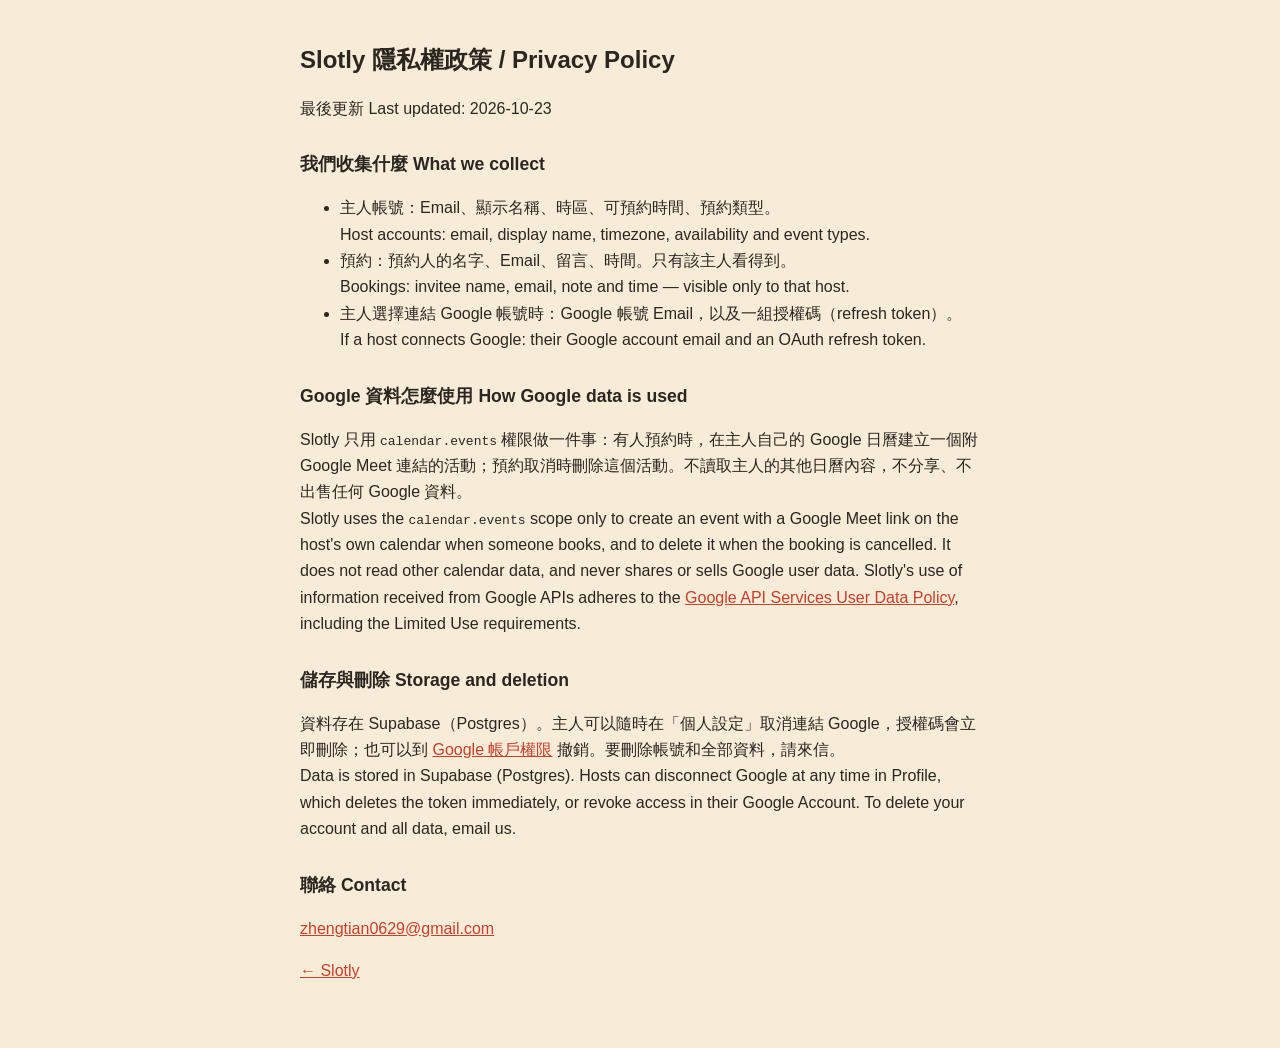
<file: privacy.html>
<!doctype html>
<html lang="zh-Hant">
<head>
<meta charset="utf-8">
<meta name="viewport" content="width=device-width, initial-scale=1">
<title>Slotly 隱私權政策 Privacy Policy</title>
<style>
  body { font-family: -apple-system, "Segoe UI", sans-serif; max-width: 680px; margin: 0 auto; padding: 24px 16px 48px;
         line-height: 1.65; color: #2b2620; background: #f7ecd8; }
  h1 { font-size: 1.5rem; } h2 { font-size: 1.1rem; margin-top: 28px; }
  a { color: #c93f2c; }
</style>
</head>
<body>
<h1>Slotly 隱私權政策 / Privacy Policy</h1>
<p>最後更新 Last updated: 2026-10-23</p>

<h2>我們收集什麼 What we collect</h2>
<ul>
  <li>主人帳號：Email、顯示名稱、時區、可預約時間、預約類型。<br>Host accounts: email, display name, timezone, availability and event types.</li>
  <li>預約：預約人的名字、Email、留言、時間。只有該主人看得到。<br>Bookings: invitee name, email, note and time — visible only to that host.</li>
  <li>主人選擇連結 Google 帳號時：Google 帳號 Email，以及一組授權碼（refresh token）。<br>If a host connects Google: their Google account email and an OAuth refresh token.</li>
</ul>

<h2>Google 資料怎麼使用 How Google data is used</h2>
<p>Slotly 只用 <code>calendar.events</code> 權限做一件事：有人預約時，在主人自己的 Google 日曆建立一個附 Google Meet 連結的活動；預約取消時刪除這個活動。不讀取主人的其他日曆內容，不分享、不出售任何 Google 資料。<br>
Slotly uses the <code>calendar.events</code> scope only to create an event with a Google Meet link on the host's own calendar when someone books, and to delete it when the booking is cancelled. It does not read other calendar data, and never shares or sells Google user data.
Slotly's use of information received from Google APIs adheres to the
<a href="https://developers.google.com/terms/api-services-user-data-policy">Google API Services User Data Policy</a>, including the Limited Use requirements.</p>

<h2>儲存與刪除 Storage and deletion</h2>
<p>資料存在 Supabase（Postgres）。主人可以隨時在「個人設定」取消連結 Google，授權碼會立即刪除；也可以到 <a href="https://myaccount.google.com/permissions">Google 帳戶權限</a> 撤銷。要刪除帳號和全部資料，請來信。<br>
Data is stored in Supabase (Postgres). Hosts can disconnect Google at any time in Profile, which deletes the token immediately, or revoke access in their Google Account. To delete your account and all data, email us.</p>

<h2>聯絡 Contact</h2>
<p><a href="mailto:zhengtian0629@gmail.com">zhengtian0629@gmail.com</a></p>
<p><a href="./">← Slotly</a></p>
</body>
</html>
</file>
